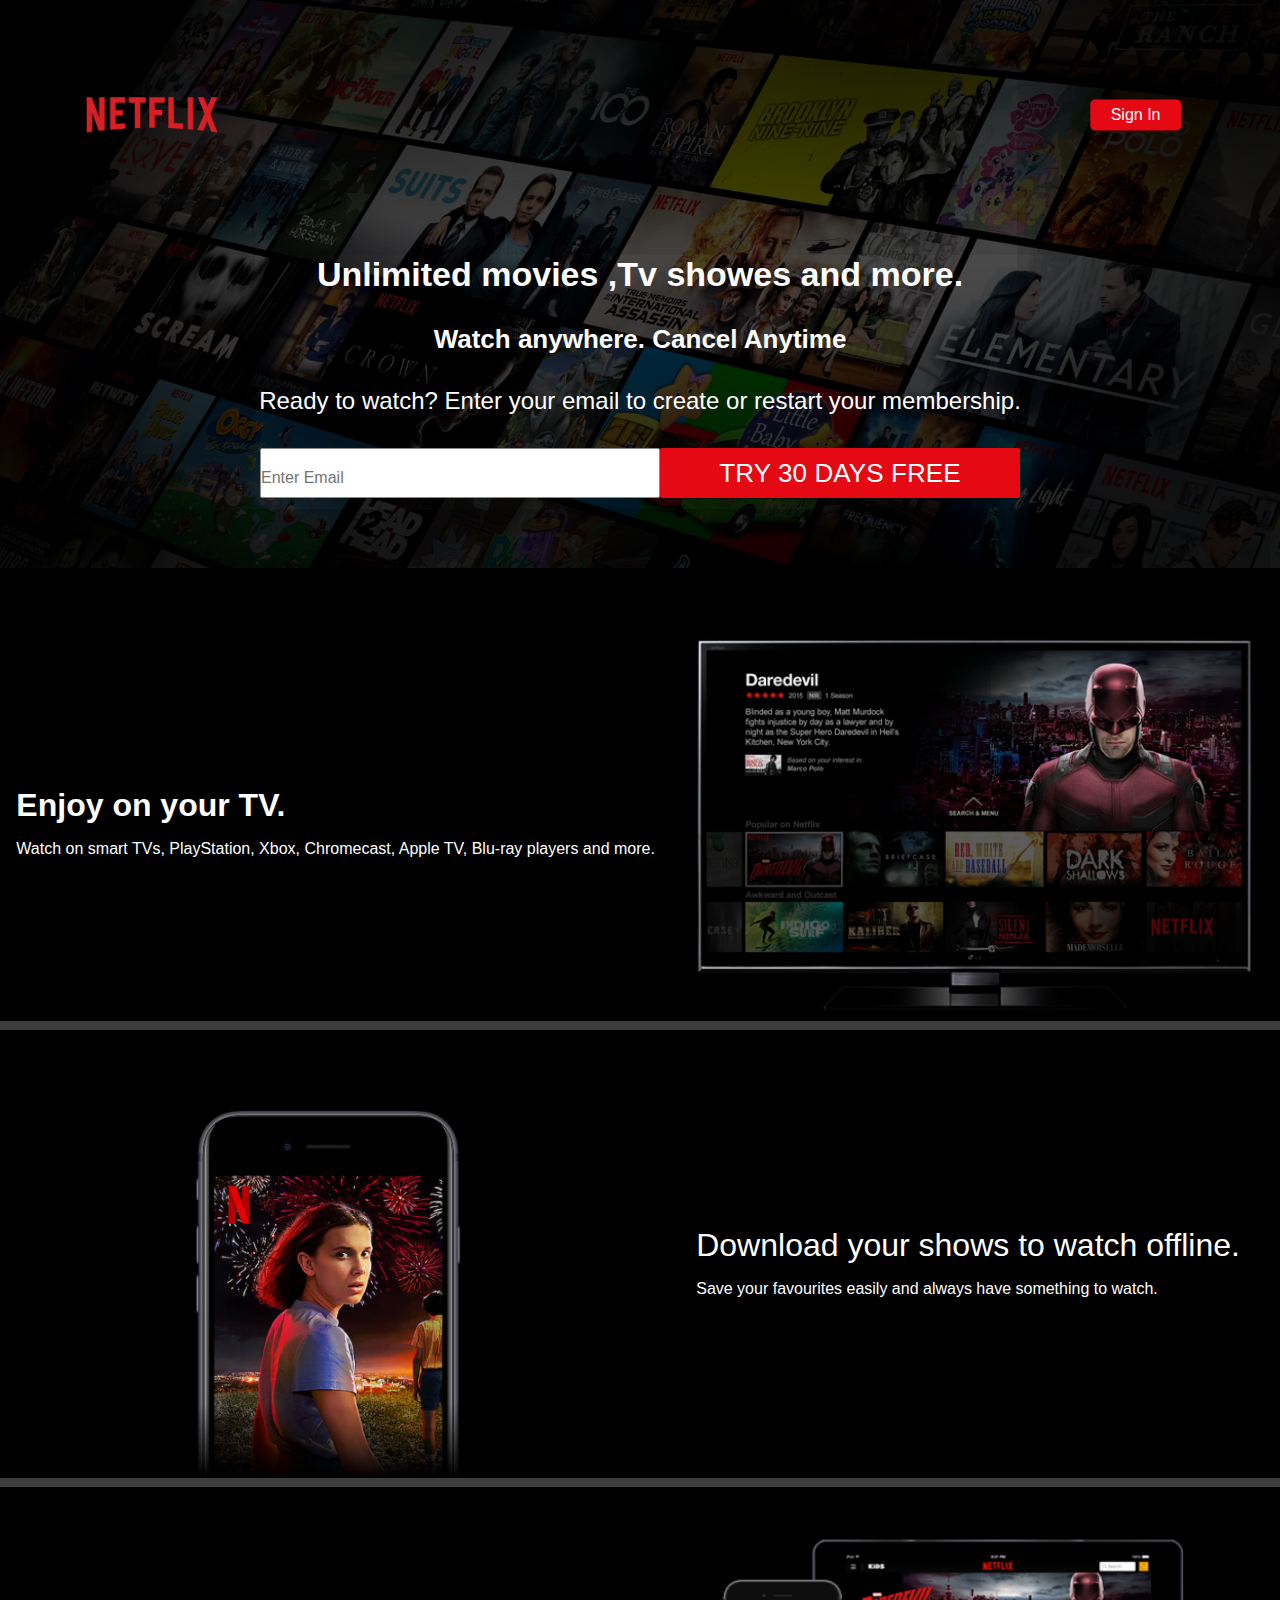
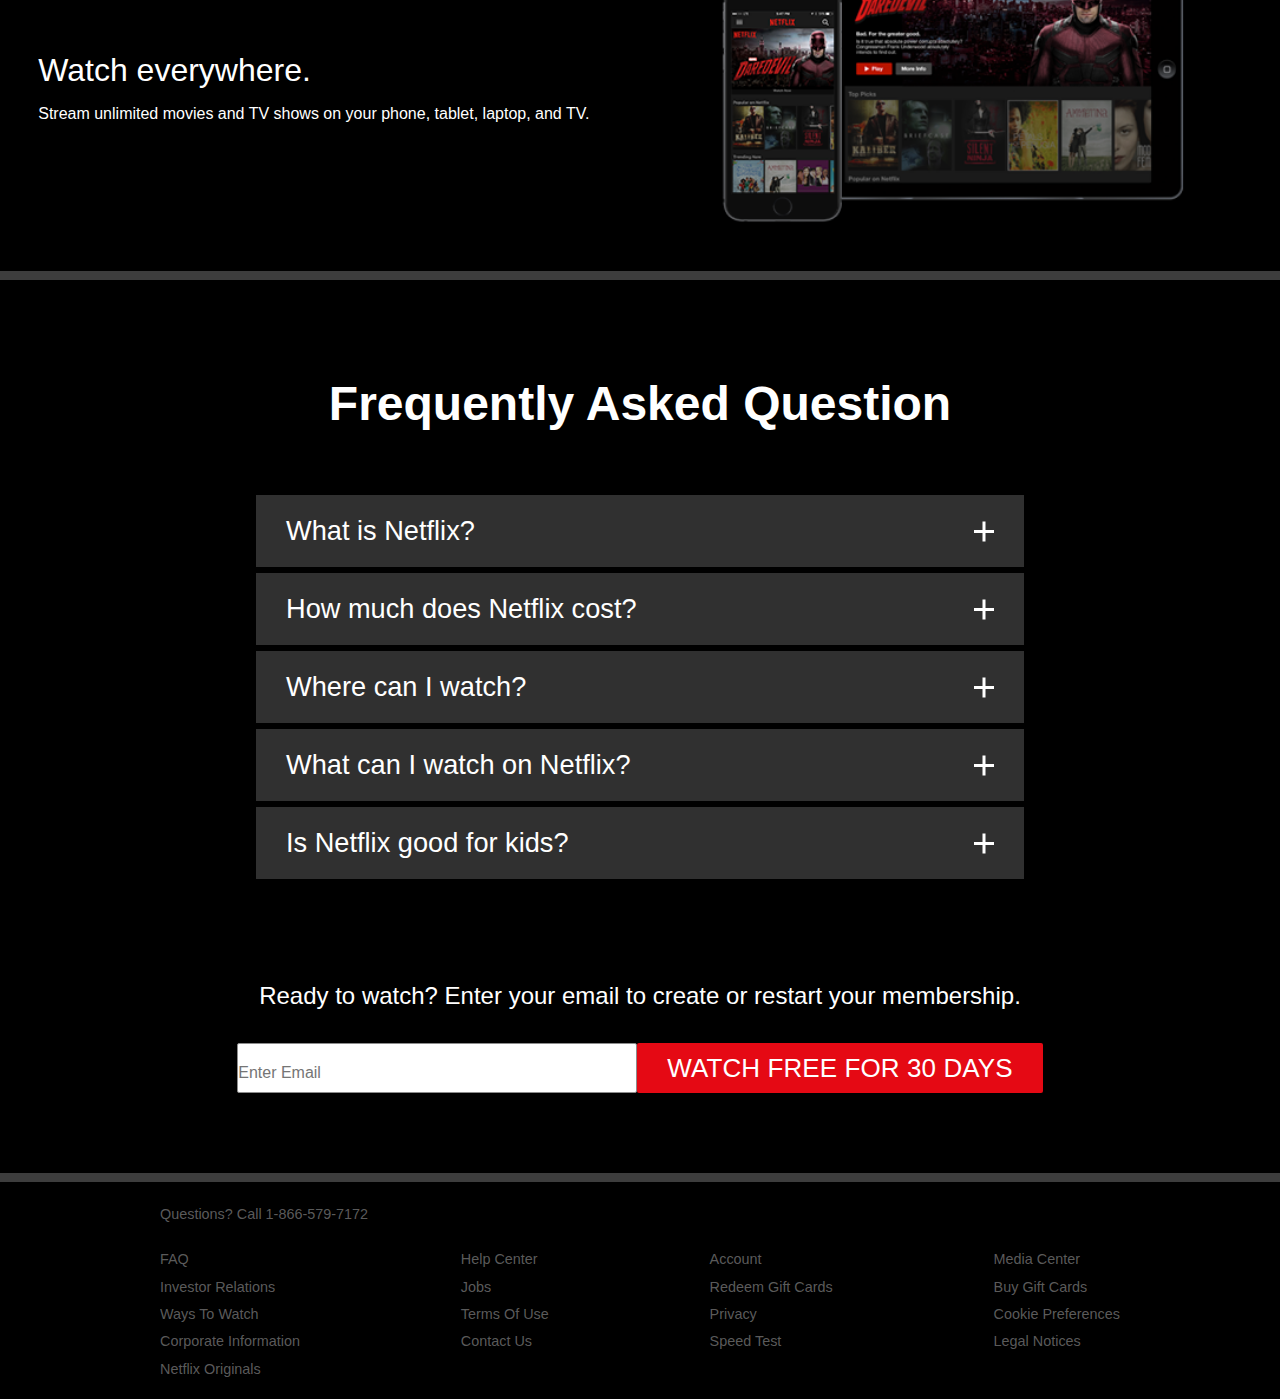
<file: index.html>
<!DOCTYPE html>
<html lang="en">
    <head>
         <meta charset="UTF-8">
         <meta name="viewport" content="width=device-width, initial-scale=1.0">
         <meta http-equiv="x-UA-Compatible" content="ie=edge">
         <title>Netflix India – Watch TV Shows Online, Watch Movies Online</title>
         <link rel="stylesheet" href="style.css">

    </head>
    <body>
         <header class="showcase">
			<div class="showcase-top">
				<img src="img/Netflix-Logo.png" alt="Netflix" />
				<a href="index1.html" class="btn btn-rounded">Sign In</a>
				
			</div>
			<div class="showcase-content">
				<h1>Unlimited movies ,Tv showes and more. </h1>
				<h5>Watch anywhere. Cancel Anytime</h5>
				<p>Ready to watch? Enter your email to create or restart your membership.</p>
                <div class="search">
                        <input type="text" name="" placeholder="Enter Email">
                        <a href="index4.html">Try 30 Days Free</a>
                      <!-- <a href="#" class="btn btn-xl">Watch Free For 30 Days <i class="fas fa-chevron-right btn-icon"></i></a>-->
                </div>
				<!--<label class="input_id" placeholder="email"><input type="email" data-uia="field-email" name="email" class="nfTextField" id="id_email_hero_fuji" value="" tabindex="0" autocomplete="email" maxlength="50" minlength="5" dir=""><label for="id_email_hero_fuji" class="placeLabel">Email address</label></label>
				<button class="btn btn-red nmhp-cta nmhp-cta-extra-large btn-none btn-custom" type="submit" autocomplete="off" tabindex="0" role="link" data-uia="our-story-cta-hero_fuji">
				     <span id="" class="cta-btn-txt" data-uia="">Get Started</span>
				     <span id="" class="chevron-right-arrow" data-uia="">
				             <svg viewBox="0 0 6 12" xmlns="http://www.w3.org/2000/svg"><desc>chevron</desc>
							       <path d="M.61 1.312l.78-.624L5.64 6l-4.25 5.312-.78-.624L4.36 6z" fill="none" fill-rule="evenodd"></path>
							 </svg>
				    </span>
				</button>-->
				
				
			</div>
		</header>
        </section>
        <section class="tab-content">
			<div class="container">
				<!-- Tab Content 1 -->
				<div id="tab-1-content" class="tab-content-item show">
					<div class="tab-1-content-inner">
						<div>
							<h1 class="text-lg">
								Enjoy on your TV.
							</h1>
                            <p>Watch on smart TVs, PlayStation, Xbox, Chromecast, Apple TV, Blu-ray players and more.</p>
						</div>
						<img src="img/tab-content-2-1.png" alt="" />
					</div>
				</div>
         
				<!-- Tab Content 2 -->
				<div id="tab-2-content" class="tab-content-item show">
					<div class="tab-2-content-inner">
                        <img src="img/mobile-0819.jpg" alt="" />
						<div>
							<p class="text-lg">
								Download your shows to watch offline.
							</p>
                            <p>Save your favourites easily and always have something to watch.</p>
						</div>
					</div>
				</div>
                <!-- Tab Content 3 -->
				<div id="tab-3-content" class="tab-content-item show">
					<div class="tab-3-content-inner">
                        <div>
							<p class="text-lg">
								Watch everywhere.
							</p>
                            <p>Stream unlimited movies and TV shows on your phone, tablet, laptop, and TV.</p>
						</div>
						<img src="img/tab-content-2-2.png" alt="" />
					</div>
				</div>
                </div>
         </section>    
		 <section class="list">
		          <h1>Frequently Asked Question</h1>
				  <div class="accordion-menu">
				       <div class="item" id="item1">
					        <a href="#item1" class="title">
							<span>What is Netflix?</span>
							<i class="icon"></i>
							</a>
							<p class="text">
							Netflix is a streaming service that offers a wide variety of award-winning TV shows, movies, anime, documentaries and more – on thousands of internet-connected devices.
					        <br>
							<br>
							You can watch as much as you want, whenever you want, without a single ad – all for one low monthly price. There's always something new to discover, and new TV shows and movies are added every week!
					        </p>
					   </div>

					   <div class="item" id="item2">
					        <a href="#item2" class="title">
							<span>How much does Netflix cost?</span>
							<i class="icon"></i>
							</a>
							<p class="text">
							Watch Netflix on your smartphone, tablet, Smart TV, laptop, or streaming device, all for one fixed monthly fee. Plans range from ₹ 199 to ₹ 799 a month. No extra costs, no contracts.
							</p>
					   </div>

					   <div class="item" id="item3">
					        <a href="#item3" class="title">
							<span>Where can I watch?</span>
							<i class="icon"></i>
							</a>
							<p class="text">
							Watch anywhere, anytime, on an unlimited number of devices. Sign in with your Netflix account to watch instantly on the web at netflix.com from your personal computer or on any internet-connected device that offers the Netflix app, including smart TVs, smartphones, tablets, streaming media players and game consoles.
                            <br>
							<br>
							You can also download your favourite shows with the iOS, Android, or Windows 10 app. Use downloads to watch while you're on the go and without an internet connection. Take Netflix with you anywhere.
							</p>
					   </div>

					   <div class="item" id="item4">
					        <a href="#item4" class="title">
							<span>What can I watch on Netflix?</span>
							<i class="icon"></i>
							</a>
							<p class="text">
							Netflix has an extensive library of feature films, documentaries, TV shows, anime, award-winning Netflix originals, and more. Watch as much as you want, anytime you want.
							</p>
					   </div>

					   <div class="item" id="item5">
					        <a href="#item5" class="title">
							<span>Is Netflix good for kids?</span>
							<i class="icon"></i>
							</a>
							<p class="text">
							The Netflix Kids experience is included in your membership to give parents control while kids enjoy family-friendly TV shows and films in their own space.							
							<br>
							<br>
							Kids profiles come with PIN-protected parental controls that let you restrict the maturity rating of content kids can watch and block specific titles you don’t want kids to see.
							</p>
					   </div>
				  </div>
		 </section>   
		 <section class="banner">
		      <div class="showcase-content">
				<p>Ready to watch? Enter your email to create or restart your membership.</p>
                <div class="search">
                        <input type="text" name="" placeholder="Enter Email">
                        <a href="#">Watch Free for 30 Days</a>
                      
                </div>
		 </section>
		 <footer class="footer">
			<p>Questions? Call 1-866-579-7172</p>
			<div class="footer-cols">
				<ul>
					<li><a href="#">FAQ</a></li>
					<li><a href="#">Investor Relations</a></li>
					<li><a href="#">Ways To Watch</a></li>
					<li><a href="#">Corporate Information</a></li>
					<li><a href="#">Netflix Originals</a></li>
				</ul>
				<ul>
					<li><a href="#">Help Center</a></li>
					<li><a href="#">Jobs</a></li>
					<li><a href="#">Terms Of Use</a></li>
					<li><a href="#">Contact Us</a></li>
				</ul>
				<ul>
					<li><a href="#">Account</a></li>
					<li><a href="#">Redeem Gift Cards</a></li>
					<li><a href="#">Privacy</a></li>
					<li><a href="#">Speed Test</a></li>
				</ul>
				<ul>
					<li><a href="#">Media Center</a></li>
					<li><a href="#">Buy Gift Cards</a></li>
					<li><a href="#">Cookie Preferences</a></li>
					<li><a href="#">Legal Notices</a></li>
				</ul>
			</div>

		</footer>	
    </body>
</html>
</file>
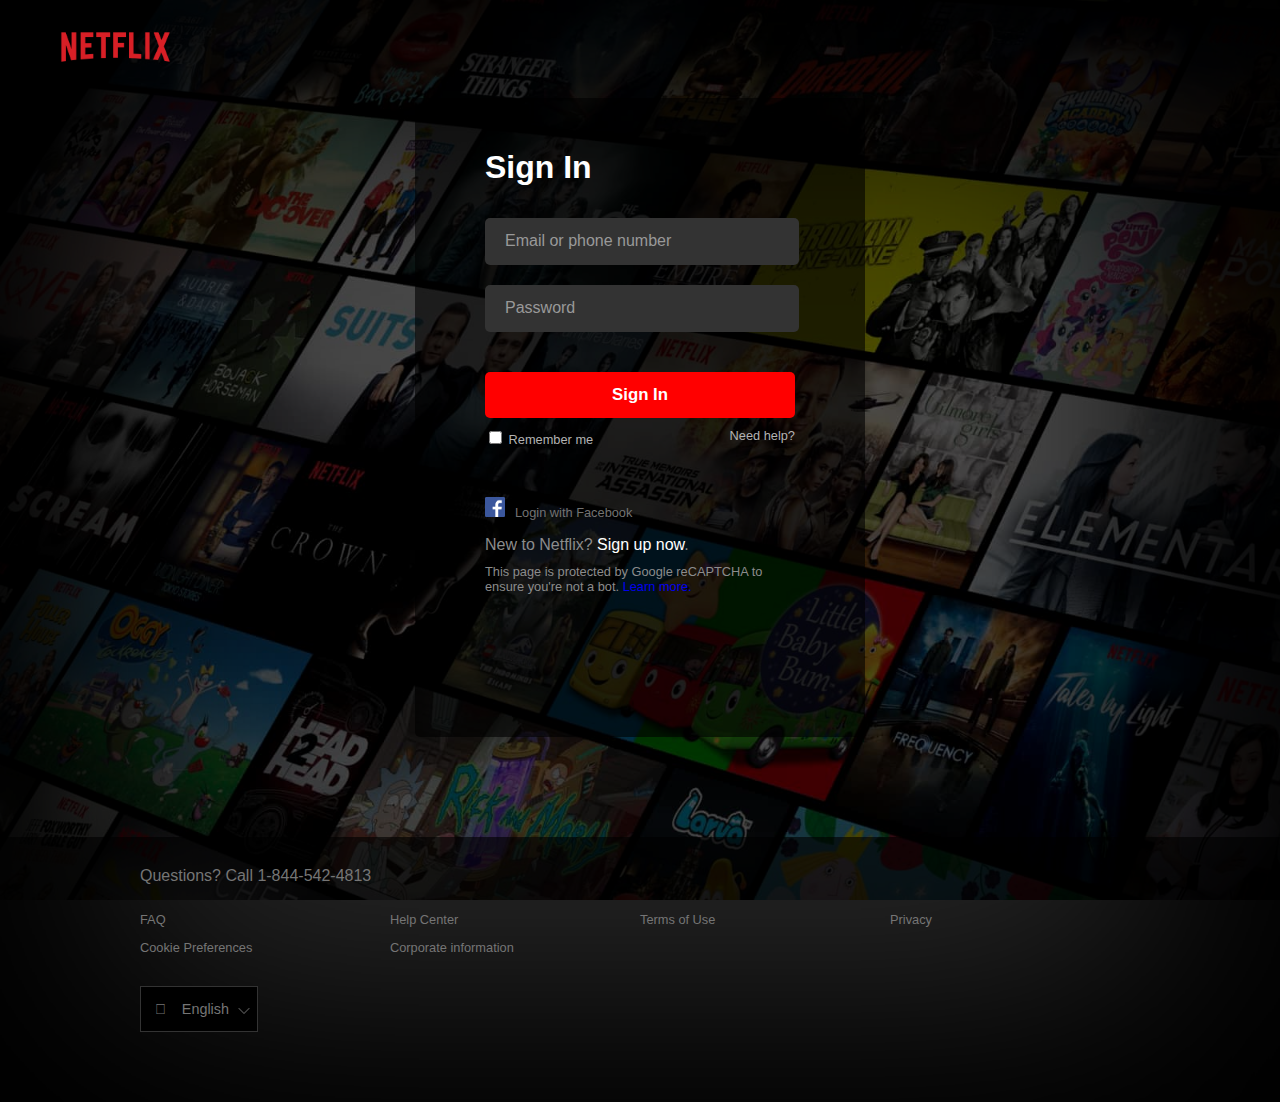
<file: index1.html>
<!DOCTYPE html>
<html lang="en">
    <head>
         <meta charset="UTF-8">
         <meta name="viewport" content="width=device-width, initial-scale=1.0">
         <meta http-equiv="x-UA-Compatible" content="ie=edge">
         <title>Netflix India – Watch TV Shows Online, Watch Movies Online</title>
         <link rel="stylesheet" href="style1.css">

    </head>
	<body>
    <div class="upper">
        <div class="logo">
            <a href="#">
                <img src="img/Netflix-Logo.png" class="img-logo"/>
            </a>
        </div>
        <div class="login-div">
            <form class="login">
                <h1>Sign In</h1>
                <div class="input-text">
                    <input type="text" id="inputEmail" name="email" placeholder="Email or phone number" onfocus="inputOnFocus(this)" onblur="inputOnBlur(this)"/>
                    <div class="warning-input" id="warningEmail">
                        Please enter a valid email or phone number.
                    </div>
                </div>
                
                <div class="input-text">
                    <input type="password" id="inputPassword" name="password" placeholder="Password" onfocus="inputOnFocus(this)" onblur="inputOnBlur(this)"/>
                    <div class="warning-input" id="warningPassword">
                        Your password must contain between 4 and 60 characters.
                    </div>
                </div>
                
                <div>
                    <button class="signin-button">Sign In</button>
                </div>
                <div class="remember-flex">
                    <div>
                        <input type="checkbox">
                        <label class="color_text">Remember me</label>
                    </div>
                    <div class="help">
                        <a class="color_text" href="#">Need help?</a>
                    </div>
                </div>
                <div class="login-face">
                    <img src="img/fb-icon.png" height="20"/><a href="#" class="color_link log_face">Login with Facebook</a>
                </div>
                <div class="new-members">
                    New to Netflix? <a href="index2.html" class="signup-link">Sign up now</a>.
                </div>
                <div class="protection color_link help">
                    This page is protected by Google reCAPTCHA to ensure you're not a bot. <a href="#">Learn more.</a>
                </div>
            </form>
        </div>
    </div>
    <div class="bottom">
        <div class="bottom-width">
            Questions? Call <a href="tel:1-844-542-4813" class="tel-link">1-844-542-4813</a>
            <div>
                <ul class="bottom-flex">
                    <li class="list-bottom">
                        <a href="#" class="link-bottom">
                            FAQ
                        </a>
                    </li>
                    <li class="list-bottom">
                        <a href="#" class="link-bottom">
                            Help Center
                        </a>
                    </li>
                    <li class="list-bottom">
                        <a href="#" class="link-bottom">
                            Terms of Use
                        </a>
                    </li>
                    <li class="list-bottom">
                        <a href="#" class="link-bottom">
                            Privacy
                        </a>
                    </li>
                    <li class="list-bottom">
                        <a href="#" class="link-bottom">
                            Cookie Preferences
                        </a>
                    </li>
                    <li class="list-bottom">
                        <a href="#" class="link-bottom">
                            Corporate information
                        </a>
                    </li>
                </ul>
            </div>
            <div>
                <select class="fa select-language">
                    <option> &#xf0ac; &nbsp;&nbsp;&nbsp;English</option>
                    <option> &#xf0ac; &nbsp;&nbsp;&nbsp;Fran&ccedil;ais</option>
                </select>
            </div>
        </div>
    </div>
    <script src="index1.js"></script>
</body>
</html>
</file>
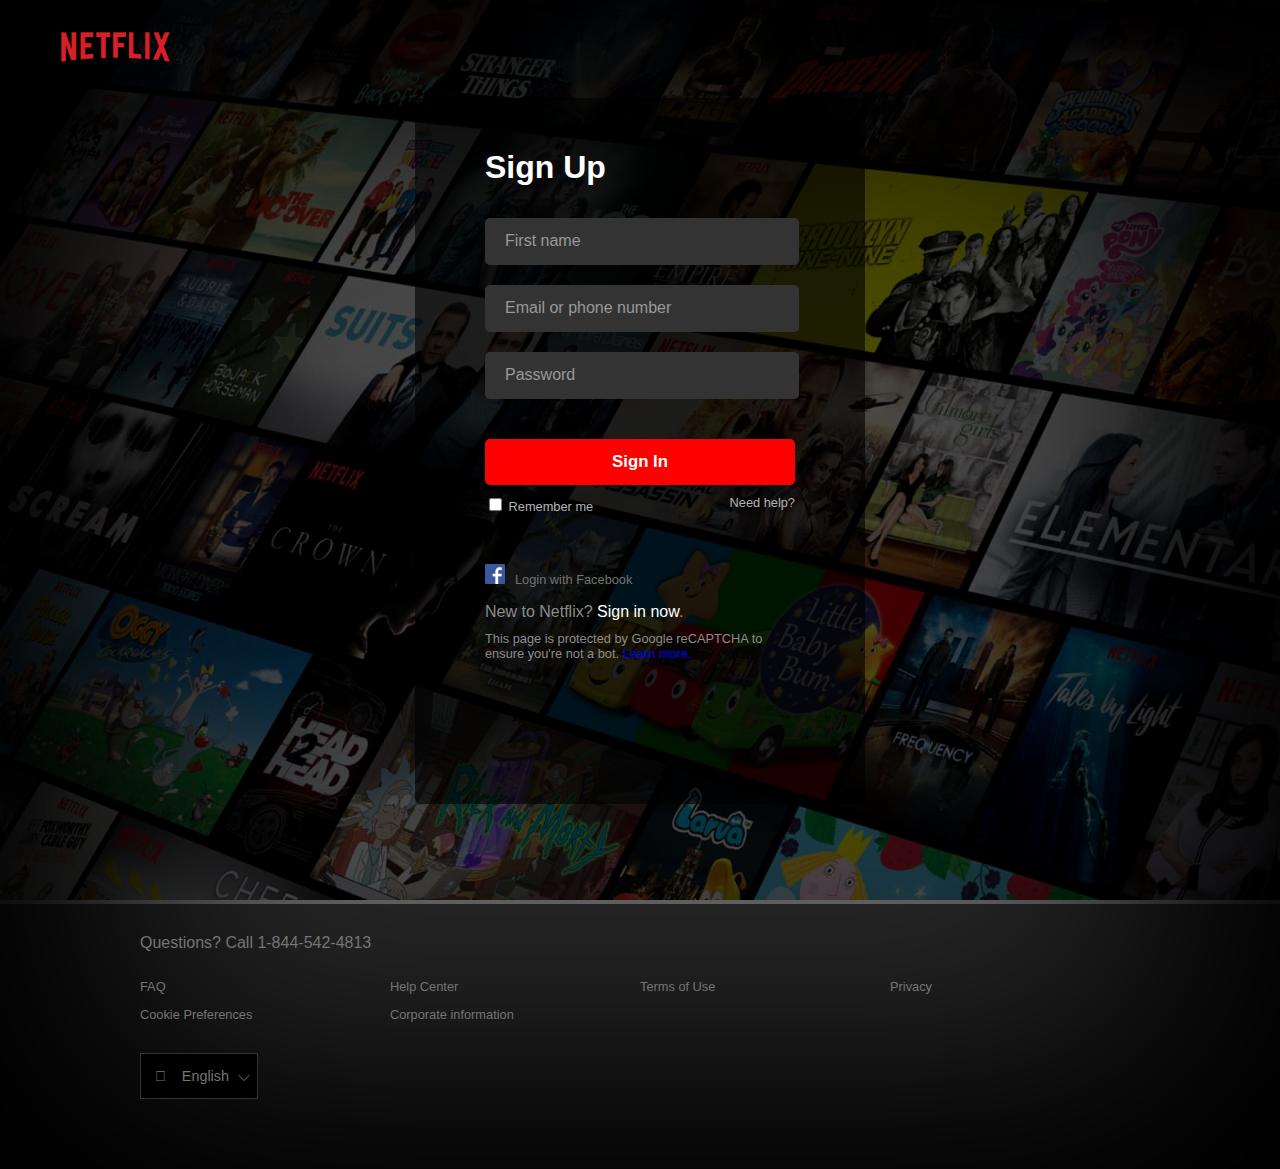
<file: index2.html>
<!DOCTYPE html>
<html lang="en">
    <head>
         <meta charset="UTF-8">
         <meta name="viewport" content="width=device-width, initial-scale=1.0">
         <meta http-equiv="x-UA-Compatible" content="ie=edge">
         <title>Netflix India – Watch TV Shows Online, Watch Movies Online</title>
         <link rel="stylesheet" href="style1.css">

    </head>
	<body>
    <div class="upper">
        <div class="logo">
            <a href="#">
                <img src="img/Netflix-Logo.png" class="img-logo"/>
            </a>
        </div>
        <div class="login-div">
            <form class="login">
                <h1>Sign Up</h1>
                <div class="input-text">
                    <input type="text" id="inputname" name="email" placeholder="First name" onfocus="inputOnFocus(this)" onblur="inputOnBlur(this)"/>
                    <div class="warning-input" id="warningEmail">
                        First name
                    </div>
                </div>
                <div class="input-text">
                    <input type="text" id="inputEmail" name="email" placeholder="Email or phone number" onfocus="inputOnFocus(this)" onblur="inputOnBlur(this)"/>
                    <div class="warning-input" id="warningEmail">
                        Please enter a valid email or phone number.
                    </div>
                </div>
                
                <div class="input-text">
                    <input type="password" id="inputPassword" name="password" placeholder="Password" onfocus="inputOnFocus(this)" onblur="inputOnBlur(this)"/>
                    <div class="warning-input" id="warningPassword">
                        Your password must contain between 4 and 60 characters.
                    </div>
                </div>
                
                <div>
                    <button class="signin-button">Sign In</button>
                </div>
                <div class="remember-flex">
                    <div>
                        <input type="checkbox">
                        <label class="color_text">Remember me</label>
                    </div>
                    <div class="help">
                        <a class="color_text" href="#">Need help?</a>
                    </div>
                </div>
                <div class="login-face">
                    <img src="img/fb-icon.png" height="20"/><a href="#" class="color_link log_face">Login with Facebook</a>
                </div>
                <div class="new-members">
                    New to Netflix? <a href="index1.html" class="signup-link">Sign in now</a>.
                </div>
                <div class="protection color_link help">
                    This page is protected by Google reCAPTCHA to ensure you're not a bot. <a href="#">Learn more.</a>
                </div>
            </form>
        </div>
    </div>
    <div class="bottom">
        <div class="bottom-width">
            Questions? Call <a href="tel:1-844-542-4813" class="tel-link">1-844-542-4813</a>
            <div>
                <ul class="bottom-flex">
                    <li class="list-bottom">
                        <a href="#" class="link-bottom">
                            FAQ
                        </a>
                    </li>
                    <li class="list-bottom">
                        <a href="#" class="link-bottom">
                            Help Center
                        </a>
                    </li>
                    <li class="list-bottom">
                        <a href="#" class="link-bottom">
                            Terms of Use
                        </a>
                    </li>
                    <li class="list-bottom">
                        <a href="#" class="link-bottom">
                            Privacy
                        </a>
                    </li>
                    <li class="list-bottom">
                        <a href="#" class="link-bottom">
                            Cookie Preferences
                        </a>
                    </li>
                    <li class="list-bottom">
                        <a href="#" class="link-bottom">
                            Corporate information
                        </a>
                    </li>
                </ul>
            </div>
            <div>
                <select class="fa select-language">
                    <option> &#xf0ac; &nbsp;&nbsp;&nbsp;English</option>
                    <option> &#xf0ac; &nbsp;&nbsp;&nbsp;Fran&ccedil;ais</option>
                </select>
            </div>
        </div>
    </div>
    <script src="index1.js"></script>
</body>
</html>
</file>
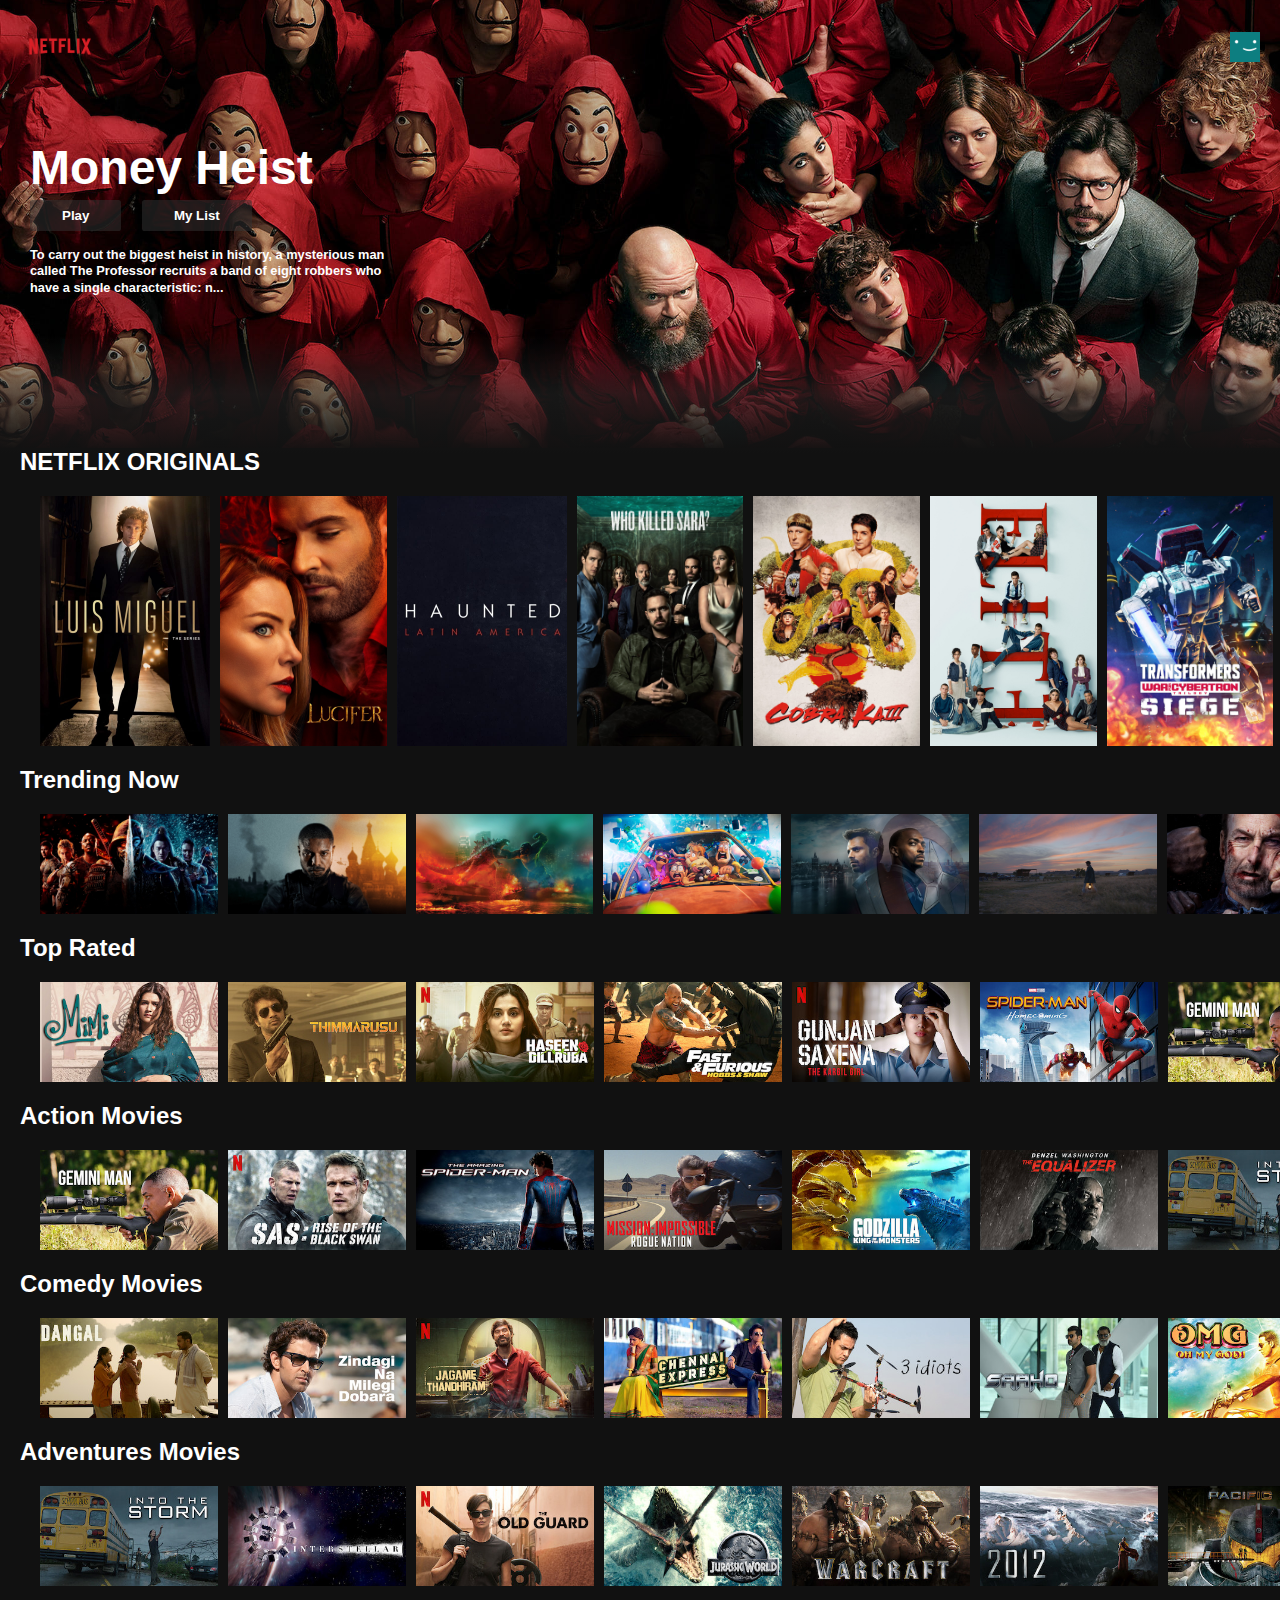
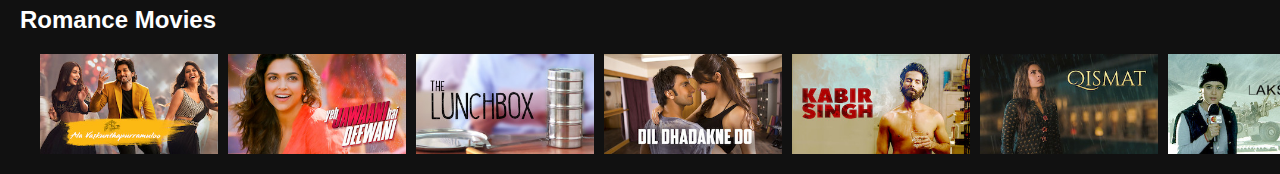
<file: index4.html>
<!DOCTYPE html>
<html lang="en">
  <head>
    <meta charset="UTF-8" />
    <meta http-equiv="X-UA-Compatible" content="IE=edge" />
    <meta name="viewport" content="width=device-width, initial-scale=1.0" />
    <title>Netflix India – Watch TV Shows Online, Watch Movies Online</title>
    <link rel="stylesheet" href="style2.css" />
  </head>
  <body>
    <!-- nav -->
    <div id="nav" class="nav">
      <img class="nav__logo" src="img/Netflix-Logo.png" alt="" />
      <img class="nav__avatar" src="img/netflix-avatar.png" alt="" />
    </div>

    <!-- header -->
    <header class="banner">
      <div class="banner__contents">
        <h1 class="banner__title">Money Heist</h1>
        <div class="banner__buttons">
          <button class="banner__button">Play</button>
          <button class="banner__button">My List</button>
        </div>
        <h1 class="banner__description">
          To carry out the biggest heist in history, a mysterious man called The Professor recruits
          a band of eight robbers who have a single characteristic: n...
        </h1>
      </div>
      <div class="banner--fadeBottom"></div>
    </header>

    <!-- Netflix Originals -->
    <div class="row">
      <h2>NETFLIX ORIGINALS</h2>
      <div class="row__posters">
        <img class="row__poster row__posterLarge" src="img/large-movie1.jpg" alt="" />

        <img class="row__poster row__posterLarge" src="img/large-movie2.jpg" alt="" />

        <img class="row__poster row__posterLarge" src="img/large-movie3.jpg" alt="" />

        <img class="row__poster row__posterLarge" src="img/large-movie4.jpg" alt="" />

        <img class="row__poster row__posterLarge" src="img/large-movie5.jpg" alt="" />

        <img class="row__poster row__posterLarge" src="img/large-movie6.jpg" alt="" />

        <img class="row__poster row__posterLarge" src="img/large-movie7.jpg" alt="" />

        <img class="row__poster row__posterLarge" src="img/large-movie8.jpg" alt="" />
      </div>
    </div>

    <!-- Trending Now -->
    <div class="row">
      <h2>Trending Now</h2>
      <div class="row__posters">
        <img class="row__poster" src="img/small-movie1.jpg" alt="" />

        <img class="row__poster" src="img/small-movie2.jpg" alt="" />

        <img class="row__poster" src="img/small-movie3.jpg" alt="" />

        <img class="row__poster" src="img/small-movie4.jpg" alt="" />

        <img class="row__poster" src="img/small-movie5.jpg" alt="" />

        <img class="row__poster" src="img/small-movie6.jpg" alt="" />

        <img class="row__poster" src="img/small-movie7.jpg" alt="" />

        <img class="row__poster" src="img/small-movie8.jpg" alt="" />
      </div>
    </div>

    <!-- Top Rated -->
    <div class="row">
      <h2>Top Rated</h2>
      <div class="row__posters">
        <img class="row__poster" src="img/T1.jpg" alt="" />

        <img class="row__poster" src="img/T2.jpg" alt="" />

        <img class="row__poster" src="img/T3.jpg" alt="" />

        <img class="row__poster" src="img/T4.jpg" alt="" />

        <img class="row__poster" src="img/T5.jpg" alt="" />

        <img class="row__poster" src="img/T6.jpg" alt="" />

        <img class="row__poster" src="img/T7.jpg" alt="" />

        <img class="row__poster" src="img/T8.jpg" alt="" />
      </div>
    </div>

    <!-- Action Movies -->
    <div class="row">
      <h2>Action Movies</h2>
      <div class="row__posters">
        <img class="row__poster" src="img/A1.jpg" alt="" />

        <img class="row__poster" src="img/A2.jpg" alt="" />

        <img class="row__poster" src="img/A3.jpg" alt="" />

        <img class="row__poster" src="img/A4.jpg" alt="" />

        <img class="row__poster" src="img/A5.jpg" alt="" />

        <img class="row__poster" src="img/A6.jpg" alt="" />

        <img class="row__poster" src="img/A7.jpg" alt="" />

        <img class="row__poster" src="img/A8.jpg" alt="" />
      </div>
    </div>

    <!-- Comedy Movies -->
    <div class="row">
      <h2>Comedy Movies</h2>
      <div class="row__posters">
        <img class="row__poster" src="img/C1.jpg" alt="" />

        <img class="row__poster" src="img/C2.jpg" alt="" />

        <img class="row__poster" src="img/C3.jpg" alt="" />

        <img class="row__poster" src="img/C4.jpg" alt="" />

        <img class="row__poster" src="img/C5.jpg" alt="" />

        <img class="row__poster" src="img/C6.jpg" alt="" />

        <img class="row__poster" src="img/C7.jpg" alt="" />

        <img class="row__poster" src="img/C8.jpg" alt="" />
      </div>
    </div>

    <!-- Adventures Movies -->
    <div class="row">
      <h2>Adventures Movies</h2>
      <div class="row__posters">
        <img class="row__poster" src="img/D1.jpg" alt="" />

        <img class="row__poster" src="img/D2.jpg" alt="" />

        <img class="row__poster" src="img/D3.jpg" alt="" />

        <img class="row__poster" src="img/D4.jpg" alt="" />

        <img class="row__poster" src="img/D5.jpg" alt="" />

        <img class="row__poster" src="img/D6.jpg" alt="" />

        <img class="row__poster" src="img/D7.jpg" alt="" />

        <img class="row__poster" src="img/D8.jpg" alt="" />
      </div>
    </div>

    <!-- Romance Movies -->
    <div class="row">
      <h2>Romance Movies</h2>
      <div class="row__posters">
        <img class="row__poster" src="img/R1.jpg" alt="" />

        <img class="row__poster" src="img/R2.jpg" alt="" />

        <img class="row__poster" src="img/R3.jpg" alt="" />

        <img class="row__poster" src="img/R4.jpg" alt="" />

        <img class="row__poster" src="img/R5.jpg" alt="" />

        <img class="row__poster" src="img/R6.jpg" alt="" />

        <img class="row__poster" src="img/R7.jpg" alt="" />

        <img class="row__poster" src="img/R8.jpg" alt="" />
        <img class="row__poster" src="img/R9.jpg" alt="" />
      </div>
    </div>

    
    <script>
      const nav = document.getElementById('nav');
      window.addEventListener('scroll', () => {
        if (window.scrollY >= 100) {
          nav.classList.add('nav__black');
        } else {
          nav.classList.remove('nav__black');
        }
      });
    </script>
  </body>
</html>
</file>
<file: style.css>
:root {
	--primary-color: #e50914;
	--dark-color: #141414;
	--light-color: #f4f4f4;
}

* {
	box-sizing: border-box;
	margin: 0;
	padding: 0;
}

body {
	font-family: 'Arial', sans-serif;
	-webkit-font-smoothing: antialiased;
	background: #000;
	color: #999;
}

ul {
	list-style: none;
}

h1,h2,h3,h4 {
	color: #fff;
}

a {
	color: #fff;
	text-decoration: none;
}

p {
	margin: 0.5rem 0;
}

img {
	width: 100%;
}

.showcase {
	width: 100%;
	height: 100%;
	position: relative;
	background: url('img/dUyCkp.jpg') no-repeat center center/cover;
    padding: 70px 45px;
    
}
.showcase::after{
	content: '';
	position: absolute;
	top: 0;
	left: 0;
	width: 100%;
	height: 100%;
	z-index: 1;
	background: rgba(0, 0,0, 0.6);
	box-shadow: inset 120px 100px 250px #000000 , inset -120px -100px 250px #000000;
}
.showcase-top{
	position: relative;
	z-index: 2;
	height: 90px;
}
.showcase-top img{
	width: 170px;
	position: absolute;
	top: 50%;
	left: 9%;
	transform: translate(-50%,-50%);
}
.showcase-top a{
	position: absolute;
	top: 50%;
	right:0;
	transform: translate(-50%,-50%);
}
.showcase-content{
	position: relative;
	margin: auto;
	z-index: 2;
	display: flex;
	flex-direction: column;
	justify-content: center;
	align-items: center;
	text-align: center;
	margin-top: 6rem;
    
}
.showcase-content h1{
	font-weight: 700;
	font-size: 2.125rem;
	line-height: 1.1;
	margin:0 0 2rem ;
    
}
.showcase-content h5{
	font-weight: 700;
	font-size: 1.625rem;
	line-height: 1.1;
	margin:0 0 2rem ;
    color:#fff;
}
.showcase-content p{
	text-transform: none;
	color: #fff;
	font-weight: 400;
	font-size: 1.5rem;
	line-height: 1.25;
	margin: 0 0 2rem;
}
.showcase-content  .search{
    display: flex;
    flex-direction: row;
    justify-content: center;
    align-items: center;
}
.showcase-content .search input{
    font-size: 16px;
    border: 1px solid#8c8c8c;
    outline:none;
    color: #000;
    border-radius: 2px;
    padding: 10px 10px 0 0;
    min-width: 400px;
    height: 50px;
    align-items: center;
}
.showcase-content .search a{
    text-decoration: none;
    text-transform: uppercase;
    color: #fff;
    font-weight: 400;
    letter-spacing: 0.1px;
    border-radius: 2px;
    background-color: #e50914;
    box-shadow: 0 1px 0 rgba(0,0,0,0.45);
    font-size: 1.625rem;
    line-height: 50px;
    min-width: 360px;
    padding: 0 30px;

}
/* tab conten*/
.tab-content{
    
	padding: 3rem 0;
	background: #000;
	color: #fff;
    
}
#tab-1-content .tab-1-content-inner{
    padding-top: 1rem;
    border-bottom: 0.6rem solid #3d3d3d;
	display: flex;
	flex-direction: row;
	align-items: center;
	justify-content: space-around;
}
#tab-1-content .tab-1-content-inner img{
	
	width: 45%;
}
#tab-2-content .tab-2-content-inner{
    padding-top: 1rem;
    border-bottom: 0.6rem solid #3d3d3d;
	display: flex;
	flex-direction: row;
	align-items: center;
	justify-content: space-around;
}
#tab-2-content .tab-2-content-inner img{
	
	width: 45%;
}
#tab-3-content .tab-3-content-inner{
    padding-top: 1rem;
    border-bottom: 0.6rem solid #3d3d3d;
	display: flex;
	flex-direction: row;
	align-items: center;
	justify-content: space-around;
}
#tab-3-content .tab-3-content-inner img{
	
	width: 45%;
}
.list{
	width: 60%;
	display: flex;
	flex-direction: column;
	justify-content: center;
	align-items: center;
	margin: auto;
}
.list h1{
	color: #fff;
	font-size: 3rem;
	padding: 3rem 0 4rem 0;
}
.title{
	background: #303030;
	padding: 20px 30px;
	display: flex;
	justify-content: space-between;
	align-items: center;
	color: #fff;
	font-size: 1.7rem;
	font-weight: 400;
}
.icon{
	width: 20px;
	position: relative;
}
.icon::before, .icon::after{
	content: "";
	position: absolute;
	width: 20px;
	height: 3px;
	background: #fff;
	top: -1.5px;
}
.icon::after{
	transform: rotate(90deg);
	transition: 0.5s linear;
}

.text{
	background: #303030;
	line-height: 35px;
	margin: 3px 0;
	color: #fff;
	font-size: 1.7rem;
	font-weight: 400;
	height: 0;
	opacity: 0;
}
.item:target .text{
     opacity: 1;
	 height: auto;
	 padding: 20px 30px;
	 margin: 0;
	 border-top: 2px solid #000;
	 margin-bottom: 6px;
}
.item:target .icon::after{
	transform: rotateY(90deg);
	
}
/*banner*/
.banner{
	padding-bottom: 5rem;
	border-bottom: 0.6rem solid #3d3d3d;
}
/*footer*/
.footer{
	max-width: 75%;
	margin: 1rem auto;
	overflow: auto;
}
.footer, .footer a{
	color: #9999;
	font-size: 0.9rem;
}
.footer p{
	margin-bottom: 1.5rem;

}
.footer .footer-cols{
	display: flex;
	flex-direction: row;
	justify-content: space-between;
}
.footer li{
	line-height: 1.9;
}
    

/*Text stylles */
.text-xl{
	font-size: 2rem;
	margin-bottom: 1rem;
	
}
.text-lg{
	font-size: 2rem;
	margin-bottom: 1rem;
}
.text-md{
	font-size: 1.5rem;
	margin-bottom: 1rem;
	
}
.text-center{
	text-align: center;

}
.text-dark{
	color: #999;
}

/*buttons*/
.btn{
	display: inline-block;
	background: var(--primary-color);
	color: #fff;
	padding: 0.4rem 1.3rem;
	font-size: 1rem;
	text-align: center;
	border: none;
	cursor: pointer;
	margin-right: 00.5rem;
	outline: none;
	box-shadow: 0 1px 0 rgba(0,0,0,0.45);
	border-radius: 2px;
}

.btn:hover{
	cpacity: 0.9em;
}
.btn-rounded{
	border-radius: 5px;
}
.btn.xl{
	font-size: 2rem;
	padding: 1.5rem 2.1rem;
	text-transform: uppercase;
}

.btn.lg{
	font-size: 2rem;
	padding: 0.8rem 1.3rem;
	text-transform: uppercase;
}

@media screen and (max-width:787px){
	.showcase img{
		padding: 20px 50px;
	}
	.showcase-content h1{
		width:100%;
		letter-spacing: 1.5px;
		
	}
	.showcase-content h5{
		
		font-size: 1.4rem;
		padding: 0.8rem 0;
	}
	.showcase-content p{
		
		font-weight: 400;
		padding: 13px 0;
	}
	.showcase-content  .search{
		flex-direction: column;
		
	}
	.showcase-content .search input{
		min-width: 310px;
		margin-bottom: 20px;
	}
	#tab-1-content .tab-1-content-inner{
	
		
		flex-direction: column-reverse;
		padding: 2rem 1rem;
		justify-content: center;
		text-align: center;
	}
	#tab-1-content .tab-1-content-inner img{
	
		width: 80%;
	}
	#tab-1-content .tab-1-content-inner p{
		text-align: center;
	}
	#tab-2-content .tab-2-content-inner{
		flex-direction: column;
		text-items: center;
		justify-content: center;
		padding: 2rem 1rem;
	}
	#tab-2-content .tab-2-content-inner img{
		
		width: 80%;
	}
	#tab-2-content .tab-2-content-inner p{
		text-align: center;
	}
	#tab-3-content .tab-3-content-inner{
		flex-direction: column-reverse;
		text-items: center;
		justify-content: center;
		padding: 2rem 1rem;
	}
	#tab-3-content .tab-3-content-inner img{
		
		width: 80%;
	}
	#tab-3-content .tab-3-content-inner p{
		text-align: center;
	}
	.list{
		width: 80%;
		
	}
	.list h1{
		font-size: 2.6rem;
		text-align: center;
	}
	.title{
		font-size: 1.6rem;
		
	}
	footer .footer-cols{
		
		flex-direction: column;
		
	}
	

}
@media screen and (max-width:496px){
	
	.showcase-content h1{
		
		font-size: 2.8;
		letter-spacing: 1.3px;
		
	}
	.showcase-content h5{
		
		font-size: 1.2rem;
		
	}
	.showcase-content p{
		
		font-weight: 400;
		padding: 12px 0;
	}
	
	.showcase-content .search input{
		margin-bottom: 10px;
	}
	
	
	.list{
		width: 90%;
		
	}
	.list h1{
		font-size: 2.1rem;
		
	}
	.title{
		font-size: 1.2rem;
		
	}
	.text{
		font-size: 1.2rem;
		
	}
	
	
}
</file>
<file: style1.css>
body{
    margin: 0;
    padding: 0;
    background: url("img/dUyCkp.jpg") no-repeat center center fixed; 
    -webkit-background-size: cover;
    -moz-background-size: cover;
    -o-background-size: cover;
    background-size: cover;
    font-family: 'Helvetica Neue',Helvetica,Arial,sans-serif;
    box-shadow: inset 120px 100px 250px #000000 , inset -120px -100px 250px #000000;
}

.img-logo{
    height: 94px;
    margin-left: 45px;
}

.upper{
    background-color: rgba(0, 0, 0, 0.6);
    padding-bottom: 100px;
}

.bottom{
    background-color: rgba(0, 0, 0, 0.85);
    color: #757575;
    
}

.bottom-width{
    max-width: 1000px;
    margin: 0 auto;
    padding: 30px;
}

.bottom-flex{
    display: flex;
    flex-wrap: wrap;
    padding: 15px 0 0 0;
    margin-block-start: 0;
    margin-block-end: 0;
}

.bottom-flex li{
    list-style: none;
}

.list-bottom{
    width: 25%;
    margin-top: 10px;
}

.link-bottom{
    text-decoration: none;
    color: #757575;
    font-size: 0.8rem;
}

.link-bottom:hover{
    text-decoration: underline;
    
}

.login{
    margin: 0 auto;
    width: 310px;
    background-color: rgba(0, 0, 0, 0.6);
    border-radius: 5px;
    padding: 30px 70px 143px 70px;
}

.login h1{
    color: white;
    padding-bottom: 10px;
}

.input-text{
    margin-bottom: 20px;
}

.input-text input{
    width: 100%;
    height: 45px;
    background-color: #333;
    color: white;
    border-radius:5px;
    border: none;
    outline: transparent;
    text-indent: 18px;
}

.input-text input::-webkit-input-placeholder {
    font-size: 1rem;
    color: #999;
}

.input-text input::-moz-placeholder {
    font-size: 1rem;
    color: #999;
    text-indent: 40px;
}

.signin-button{
    margin-top: 20px;
    width: 100%;
    padding: 13px;
    border-radius: 5px;
    background-color: red;
    color:white;
    border:none;
    font-weight: bold;
    font-size: 1.05rem;
    cursor: pointer;
}

.remember-flex{
    display: flex;
    justify-content: space-between;
    margin-top: 10px;
    font-size: 0.8rem;
}

.color_text{
    color: #b3b3b3;
}

.color_link{
    color: #737373;
}

.signup-link{
    color: white;
    text-decoration: none;
}

.warning-input{
    display: none;
    color:#e87c03;
    margin-top: 0;
    font-size: 0.8rem;
    margin-top: 6px;
}

.signup-link:hover{
    text-decoration: underline;
}

.face_icon{
    color: #3b5998;
    margin-right: 6px;
    font-size: 20px;
}

.log_face{
    text-decoration: none;
    margin-left: 10px;
    font-size: 0.8rem;
}

.login-face{
    margin: 50px 0 15px 0;
    vertical-align: middle;
    color: #8c8c8c;
}

.new-members{
    margin-bottom: 10px;
    color: #8c8c8c;
}

.help a{
    text-decoration: none;
}
.help a:hover{
    text-decoration: underline;
}

.protection{
    font-size: 0.8rem;
    color: #8c8c8c;
}

.protection a{
    text-decoration: none;
}

.protection a:hover{
    text-decoration: underline;
}

.tel-link{
    text-decoration: none;
    color: #757575;
}

.tel-link:hover{
    text-decoration: underline;
}

.select-language{
    -webkit-appearance: none;
    -moz-appearance: none;
    background: url("[data-uri]");
    background-size: 12px;
    background-position-x: calc(100% - 7px);
    background-position-y: calc(100% - 14px);
    background-repeat: no-repeat;
    background-color: #000;
    color:#757575;
    padding: 14px 20px 14px 14px;
    margin: 30px 0 40px 0;
    font-size: 0.9rem;
    min-height: 40px;
    border: 1px solid #333;
   
}
}

.select-language option{
    padding-left: 10px; 
}

@media screen and (max-width: 740px){
    body{
        background: black;
    }

    .img-logo {
        margin-left: 22px;
    }

    .login{
        padding: 0 10px 0 10px;
        width: 100%;
    }

    .login-div{
        width: 90%;
        margin: 0 auto;
    }

    .bottom {
        border-top: 1px solid #737373;
    }

    .upper{
        padding-bottom: 93px;
    }

    .list-bottom{
        width: 33%;
    }
}

@media screen and (max-width: 500px){
    .list-bottom{
        width: 50%;
    }
}
</file>
<file: style2.css>
* {
    margin: 0;
    box-sizing: border-box;
  }
  
  body {
    font-family: Arial, Helvetica, sans-serif;
    background-color: #111;
  }
  
  .row__poster {
    width: 100%;
    object-fit: contain;
    max-height: 100px;
    margin-right: 10px;
    transition: transform 450ms;
  }
  
  .row__posters {
    display: flex;
    overflow-y: hidden;
    overflow-x: scroll;
    padding: 20px;
  }
  
  .row__poster:hover {
    transform: scale(1.08);
  }
  
  .row__posters::-webkit-scrollbar {
    display: none;
  }
  
  .row__posterLarge {
    max-height: 250px;
  }
  
  .row__posterLarge:hover {
    transform: scale(1.09);
  }
  
  .row {
    color: white;
    margin-left: 20px;
  }
  
  /* banner */
  .banner {
    background-image: url('img/banner.jpg');
    background-size: cover;
    background-position: center center;
    color: white;
    object-fit: contain;
    height: 448px;
  }
  
  .banner__contents {
    margin-left: 30px;
    padding-top: 140px;
    height: 190px;
  }
  
  .banner__title {
    font-size: 3rem;
    font-weight: 800;
    padding-bottom: 0.3rem;
  }
  
  .banner__description {
    width: 45rem;
    line-height: 1.3;
    padding-top: 1rem;
    font-size: 0.8rem;
    max-width: 360px;
    height: 180px;
  }
  
  .banner__button {
    cursor: pointer;
    color: #fff;
    outline: none;
    border: none;
    font-weight: 700;
    border-radius: 0.2vw;
    padding-left: 2rem;
    padding-right: 2rem;
    margin-right: 1rem;
    padding-top: 0.5rem;
    padding-bottom: 0.5rem;
    background-color: rgba(51, 51, 51, 0.5);
  }
  
  .banner__button:hover {
    color: #000;
    background-color: #e6e6e6;
    transition: all 0.2s;
  }
  
  .banner--fadeBottom {
    margin-top: 145px;
    height: 7.4rem;
    background-image: linear-gradient(180deg, transparent, rgba(37, 37, 37, 0.61), #111);
  }
  
  /* nav */
  
  .nav__logo {
    width: 80px;
    object-fit: contain;
  }
  
  .nav__avatar {
    width: 30px;
    object-fit: contain;
  }
  
  .nav {
    position: fixed;
    top: 0;
    width: 100%;
    display: flex;
    justify-content: space-between;
    padding: 20px;
    /* background-color: #111; */
    z-index: 1;
    transition-timing-function: ease-in;
    transition: all 0.5s;
  }
  
  .nav__black {
    background-color: #111;
  }
</file>
